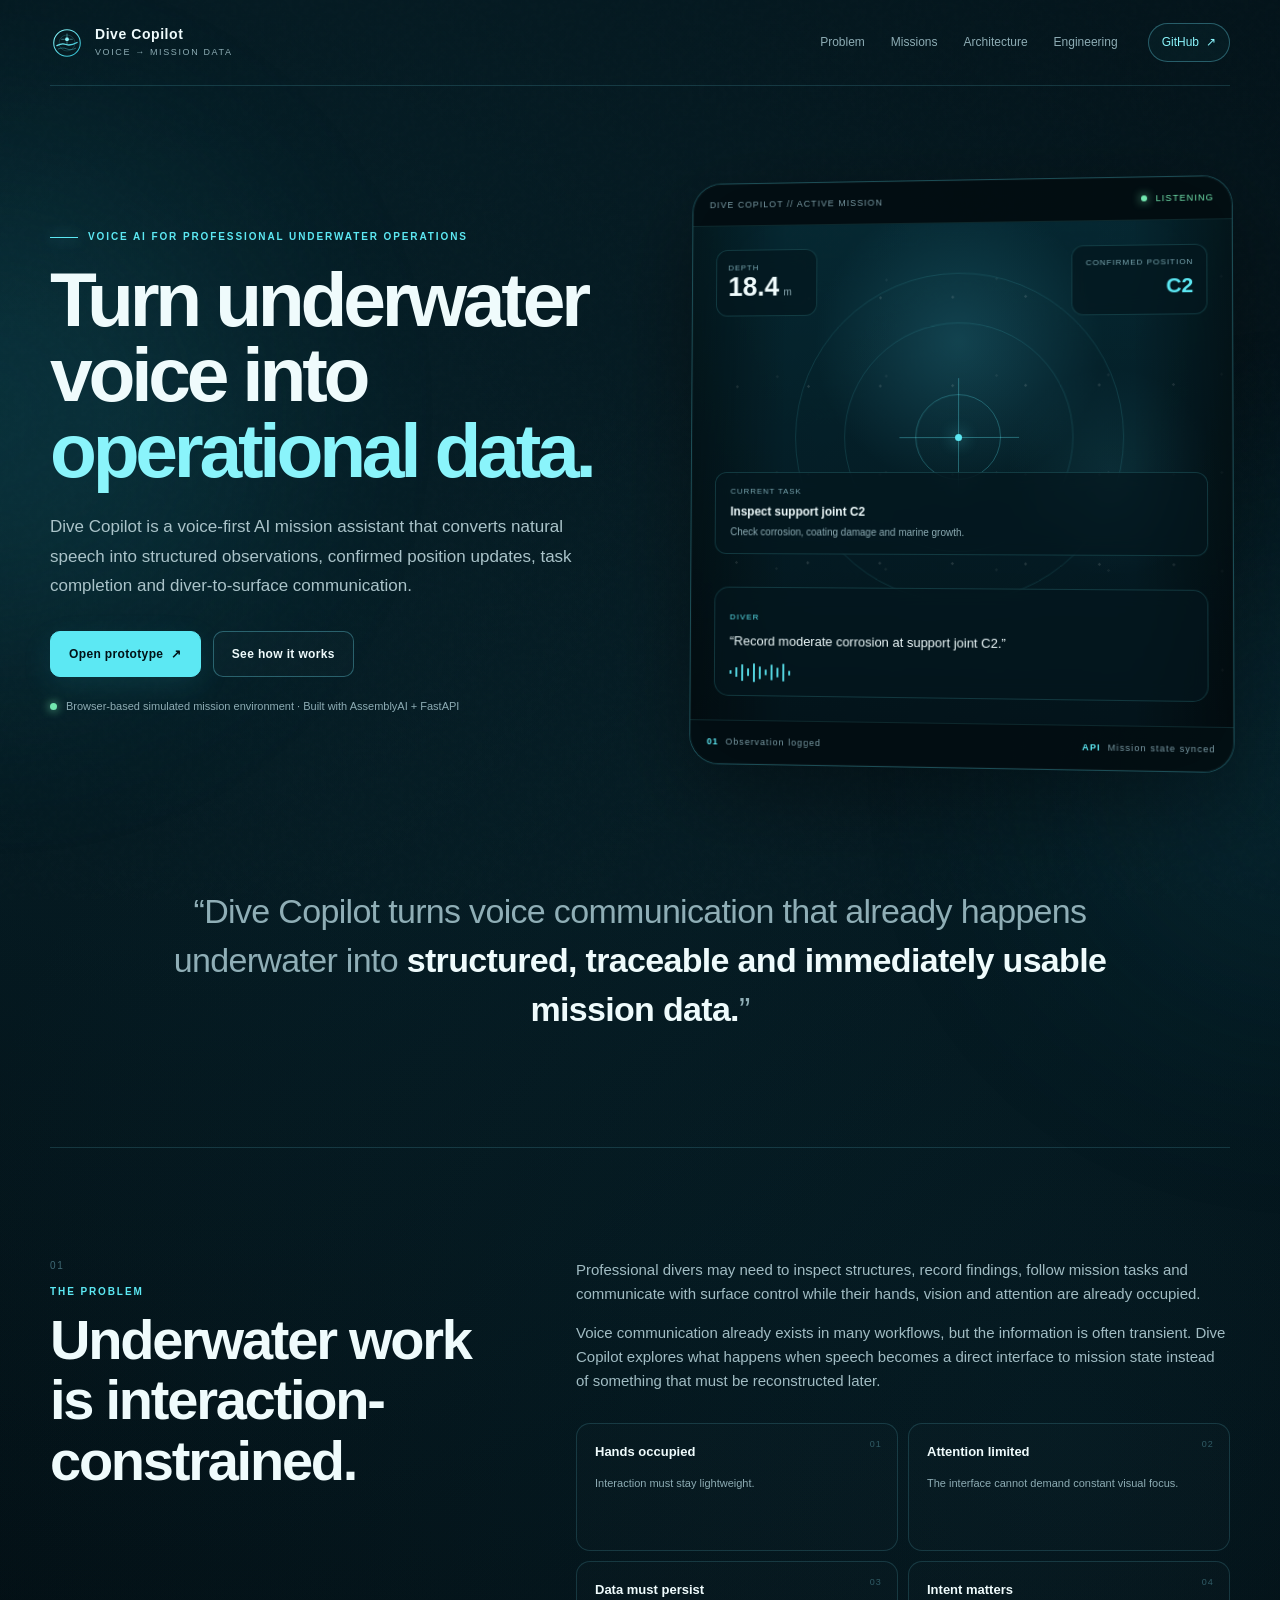
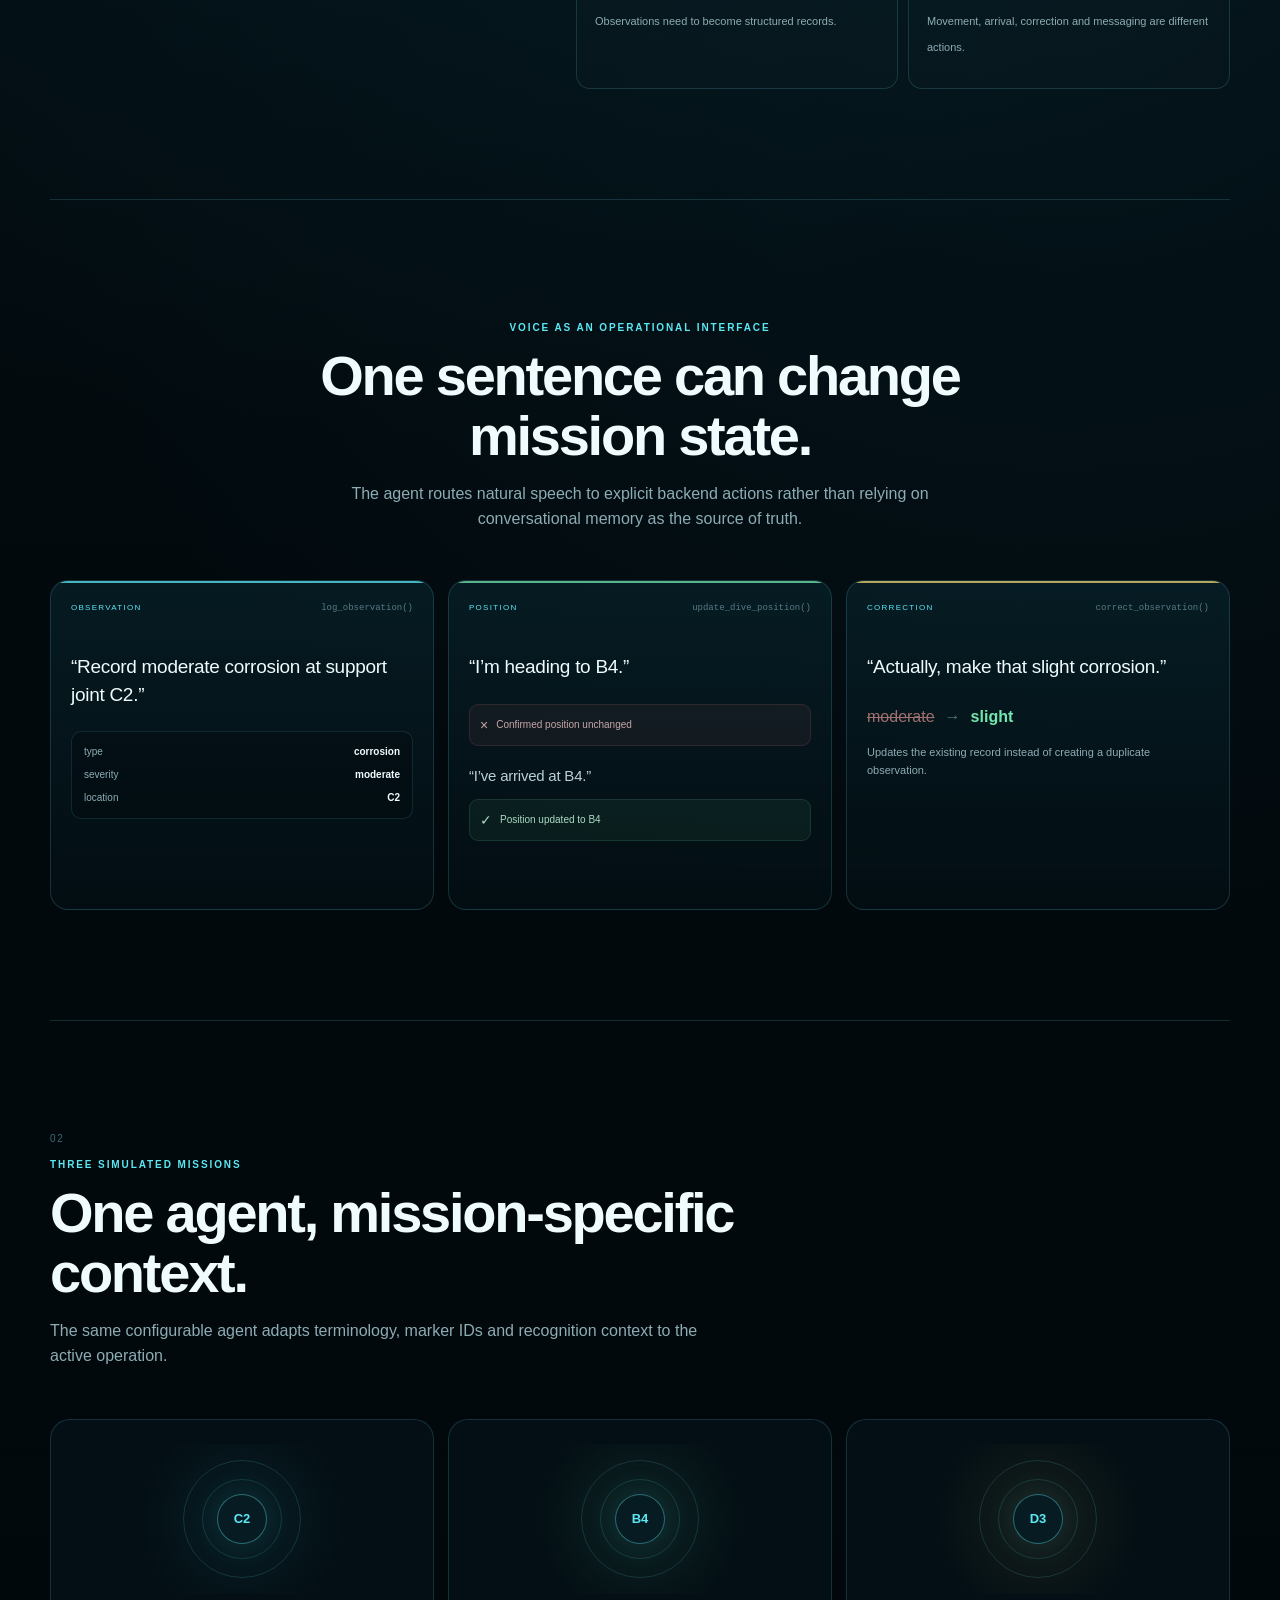
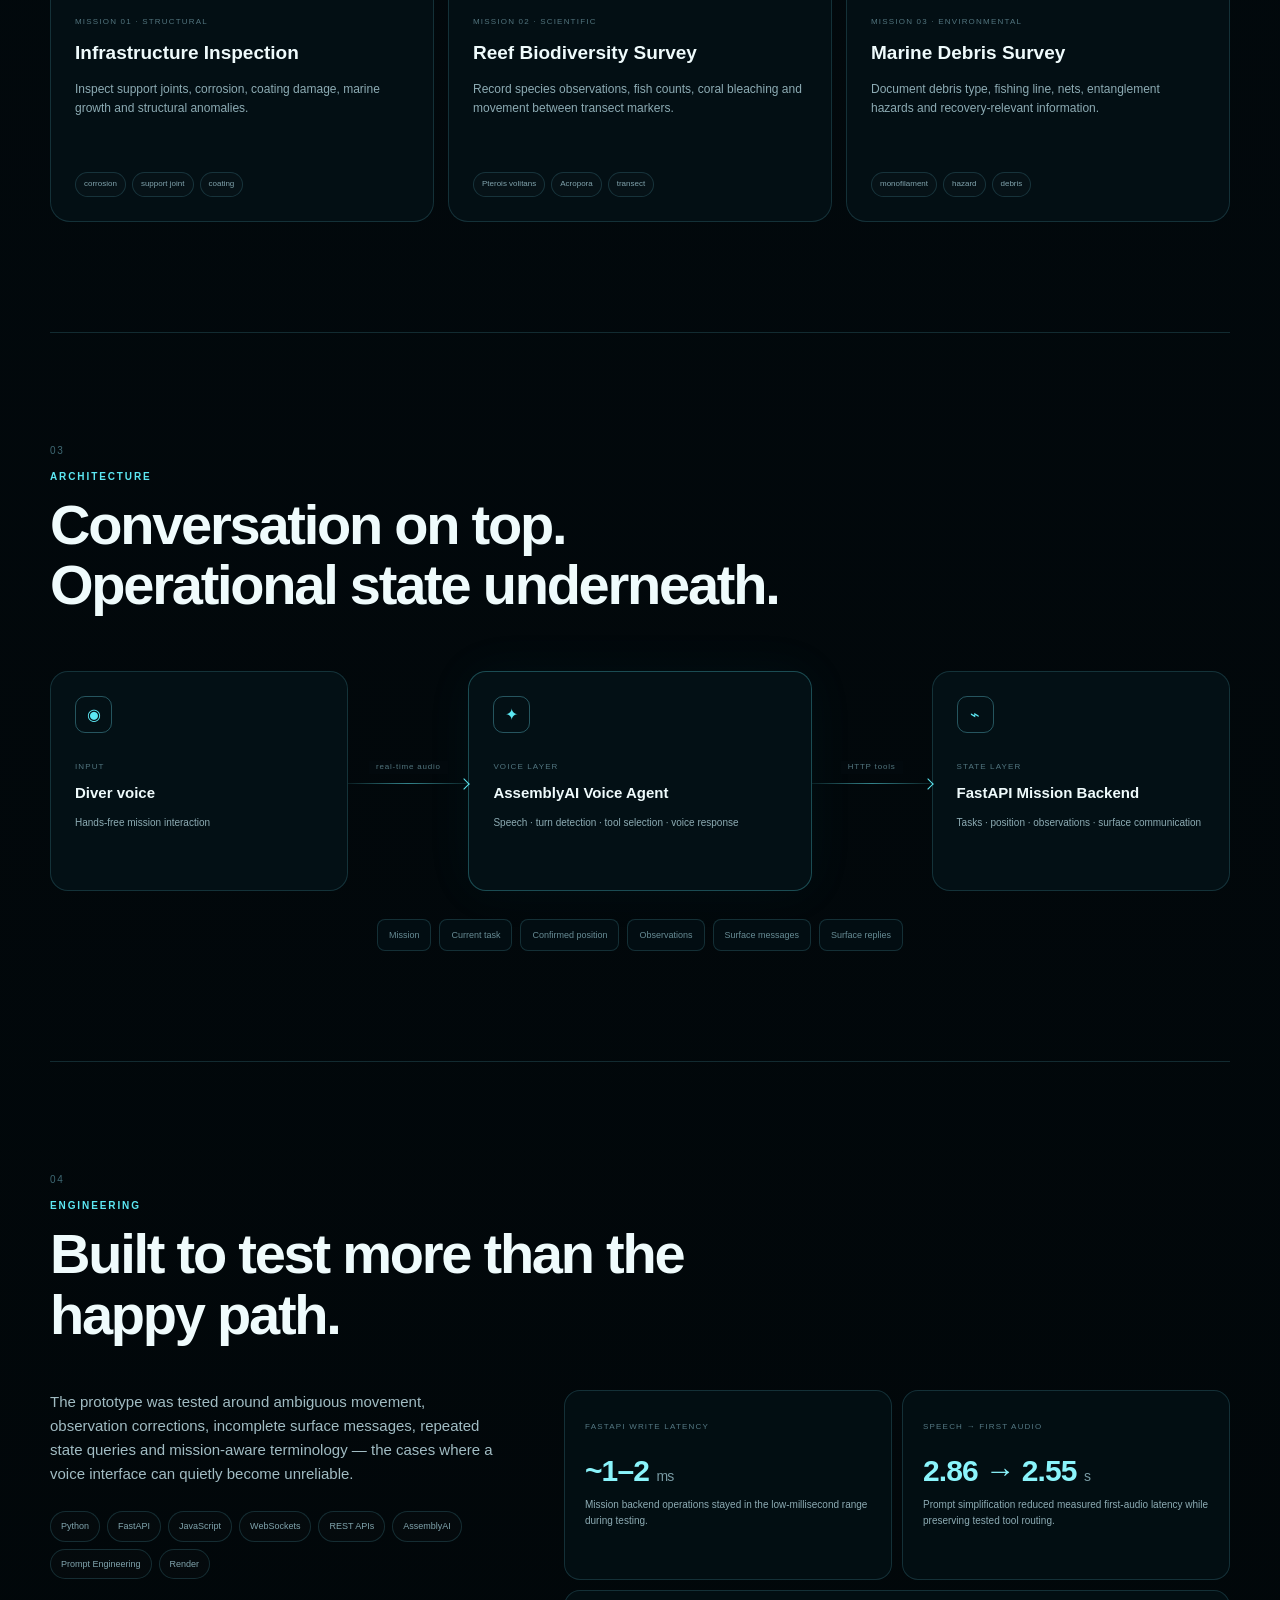
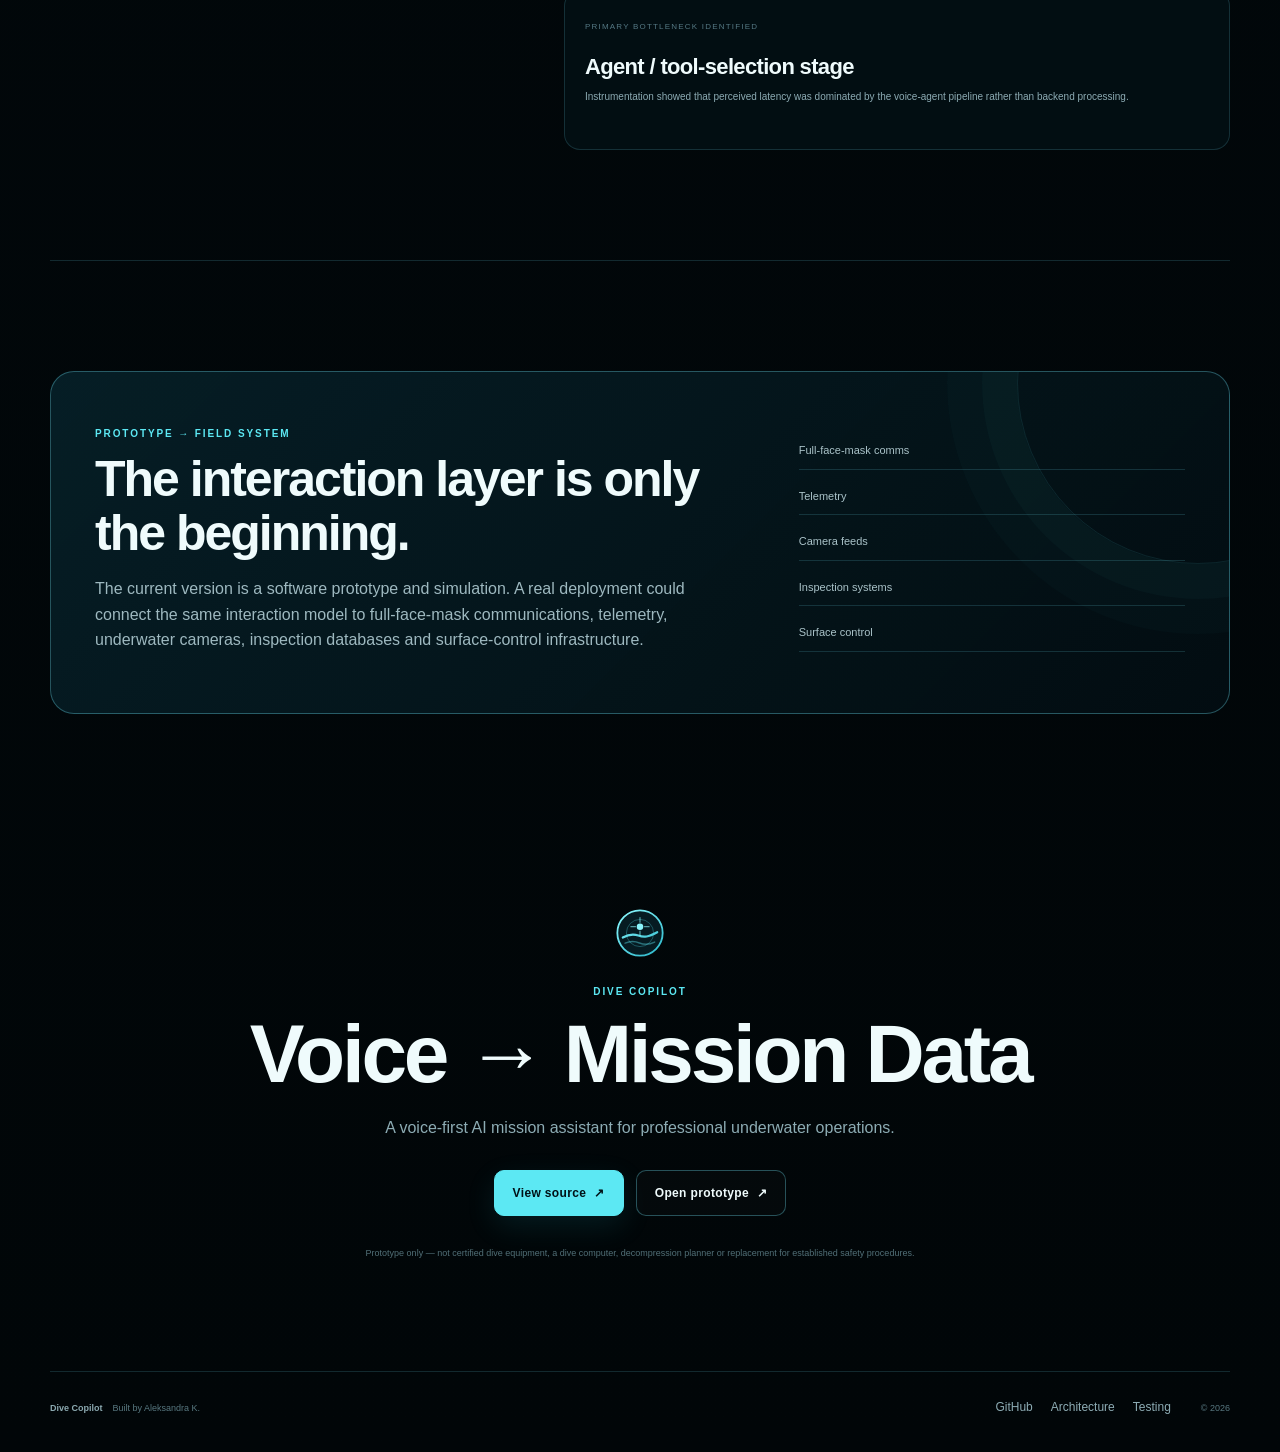
<file: index.html>
<!DOCTYPE html>
<html lang="en">
<head>
  <meta charset="UTF-8" />
  <meta name="viewport" content="width=device-width, initial-scale=1.0" />
  <meta name="theme-color" content="#031015" />
  <meta name="description" content="Dive Copilot is a voice-first AI mission assistant that turns underwater speech into structured, traceable mission data." />
  <meta property="og:title" content="Dive Copilot — Voice AI for underwater missions" />
  <meta property="og:description" content="A voice-first AI mission assistant for professional underwater operations." />
  <meta property="og:type" content="website" />
  <title>Dive Copilot — Voice AI for underwater missions</title>
  <link rel="icon" href="assets/site/dive-mark.svg" type="image/svg+xml" />
  <link rel="stylesheet" href="site.css" />
</head>
<body>
  <a class="skip-link" href="#main">Skip to content</a>

  <div class="ambient ambient-one"></div>
  <div class="ambient ambient-two"></div>
  <div class="grain" aria-hidden="true"></div>

  <header class="site-header">
    <a class="brand" href="#top" aria-label="Dive Copilot home">
      <img src="assets/site/dive-mark.svg" alt="" />
      <span>
        <strong>Dive Copilot</strong>
        <small>Voice → Mission Data</small>
      </span>
    </a>

    <nav class="desktop-nav" aria-label="Primary navigation">
      <a href="#problem">Problem</a>
      <a href="#missions">Missions</a>
      <a href="#architecture">Architecture</a>
      <a href="#engineering">Engineering</a>
    </nav>

    <a class="header-cta" href="https://github.com/alexaK88/dive_copilot" target="_blank" rel="noreferrer">
      GitHub
      <span aria-hidden="true">↗</span>
    </a>
  </header>

  <main id="main">
    <section class="hero" id="top">
      <div class="hero-copy reveal">
        <div class="eyebrow"><span></span> Voice AI for professional underwater operations</div>
        <h1>Turn underwater voice into <em>operational data.</em></h1>
        <p class="hero-lead">
          Dive Copilot is a voice-first AI mission assistant that converts natural speech into structured observations,
          confirmed position updates, task completion and diver-to-surface communication.
        </p>
        <div class="hero-actions">
          <a class="button button-primary" href="https://voice-agent-6vcw.onrender.com" target="_blank" rel="noreferrer">
            Open prototype <span aria-hidden="true">↗</span>
          </a>
          <a class="button button-secondary" href="#how-it-works">See how it works</a>
        </div>
        <div class="hero-note">
          <span class="pulse-dot"></span>
          Browser-based simulated mission environment · Built with AssemblyAI + FastAPI
        </div>
      </div>

      <div class="hero-visual reveal" aria-label="Conceptual diver heads-up display">
        <div class="hud-shell">
          <div class="hud-topline">
            <span class="hud-label">DIVE COPILOT // ACTIVE MISSION</span>
            <span class="hud-status"><i></i> LISTENING</span>
          </div>

          <div class="hud-water">
            <div class="sonar sonar-a"></div>
            <div class="sonar sonar-b"></div>
            <div class="crosshair"><span></span></div>

            <div class="hud-depth">
              <small>DEPTH</small>
              <strong>18.4</strong>
              <span>m</span>
            </div>

            <div class="hud-position">
              <small>CONFIRMED POSITION</small>
              <strong>C2</strong>
            </div>

            <div class="hud-task">
              <small>CURRENT TASK</small>
              <strong>Inspect support joint C2</strong>
              <span>Check corrosion, coating damage and marine growth.</span>
            </div>

            <div class="voice-card">
              <span class="voice-tag">DIVER</span>
              <p>“Record moderate corrosion at support joint C2.”</p>
              <div class="waveform" aria-hidden="true">
                <i></i><i></i><i></i><i></i><i></i><i></i><i></i><i></i><i></i><i></i><i></i>
              </div>
            </div>
          </div>

          <div class="hud-bottom">
            <span><b>01</b> Observation logged</span>
            <span><b>API</b> Mission state synced</span>
          </div>
        </div>
      </div>
    </section>

    <section class="statement reveal" aria-label="Project thesis">
      <p>
        “Dive Copilot turns voice communication that already happens underwater into
        <strong>structured, traceable and immediately usable mission data.</strong>”
      </p>
    </section>

    <section class="section two-column" id="problem">
      <div class="section-heading reveal">
        <div class="section-number">01</div>
        <p class="kicker">The problem</p>
        <h2>Underwater work is interaction-constrained.</h2>
      </div>
      <div class="section-copy reveal">
        <p>
          Professional divers may need to inspect structures, record findings, follow mission tasks and communicate with
          surface control while their hands, vision and attention are already occupied.
        </p>
        <p>
          Voice communication already exists in many workflows, but the information is often transient. Dive Copilot
          explores what happens when speech becomes a direct interface to mission state instead of something that must be
          reconstructed later.
        </p>
        <div class="constraint-grid">
          <div><span>01</span><b>Hands occupied</b><small>Interaction must stay lightweight.</small></div>
          <div><span>02</span><b>Attention limited</b><small>The interface cannot demand constant visual focus.</small></div>
          <div><span>03</span><b>Data must persist</b><small>Observations need to become structured records.</small></div>
          <div><span>04</span><b>Intent matters</b><small>Movement, arrival, correction and messaging are different actions.</small></div>
        </div>
      </div>
    </section>

    <section class="section" id="how-it-works">
      <div class="section-heading centered reveal">
        <p class="kicker">Voice as an operational interface</p>
        <h2>One sentence can change mission state.</h2>
        <p class="section-intro">The agent routes natural speech to explicit backend actions rather than relying on conversational memory as the source of truth.</p>
      </div>

      <div class="intent-grid reveal">
        <article class="intent-card accent-cyan">
          <div class="intent-top"><span>OBSERVATION</span><code>log_observation()</code></div>
          <blockquote>“Record moderate corrosion at support joint C2.”</blockquote>
          <div class="structured-output">
            <span>type <b>corrosion</b></span>
            <span>severity <b>moderate</b></span>
            <span>location <b>C2</b></span>
          </div>
        </article>

        <article class="intent-card accent-green">
          <div class="intent-top"><span>POSITION</span><code>update_dive_position()</code></div>
          <blockquote>“I’m heading to B4.”</blockquote>
          <div class="decision bad"><span>×</span> Confirmed position unchanged</div>
          <blockquote class="second">“I’ve arrived at B4.”</blockquote>
          <div class="decision good"><span>✓</span> Position updated to B4</div>
        </article>

        <article class="intent-card accent-yellow">
          <div class="intent-top"><span>CORRECTION</span><code>correct_observation()</code></div>
          <blockquote>“Actually, make that slight corrosion.”</blockquote>
          <div class="correction-row"><del>moderate</del><span>→</span><strong>slight</strong></div>
          <p>Updates the existing record instead of creating a duplicate observation.</p>
        </article>
      </div>
    </section>

    <section class="section" id="missions">
      <div class="section-heading reveal">
        <div class="section-number">02</div>
        <p class="kicker">Three simulated missions</p>
        <h2>One agent, mission-specific context.</h2>
        <p class="section-intro left">The same configurable agent adapts terminology, marker IDs and recognition context to the active operation.</p>
      </div>

      <div class="mission-grid">
        <article class="mission-card reveal">
          <div class="mission-orbit infrastructure"><span>C2</span></div>
          <div class="mission-meta">MISSION 01 · STRUCTURAL</div>
          <h3>Infrastructure Inspection</h3>
          <p>Inspect support joints, corrosion, coating damage, marine growth and structural anomalies.</p>
          <div class="tag-row"><span>corrosion</span><span>support joint</span><span>coating</span></div>
        </article>

        <article class="mission-card reveal">
          <div class="mission-orbit reef"><span>B4</span></div>
          <div class="mission-meta">MISSION 02 · SCIENTIFIC</div>
          <h3>Reef Biodiversity Survey</h3>
          <p>Record species observations, fish counts, coral bleaching and movement between transect markers.</p>
          <div class="tag-row"><span>Pterois volitans</span><span>Acropora</span><span>transect</span></div>
        </article>

        <article class="mission-card reveal">
          <div class="mission-orbit debris"><span>D3</span></div>
          <div class="mission-meta">MISSION 03 · ENVIRONMENTAL</div>
          <h3>Marine Debris Survey</h3>
          <p>Document debris type, fishing line, nets, entanglement hazards and recovery-relevant information.</p>
          <div class="tag-row"><span>monofilament</span><span>hazard</span><span>debris</span></div>
        </article>
      </div>
    </section>

    <section class="section architecture-section" id="architecture">
      <div class="section-heading reveal">
        <div class="section-number">03</div>
        <p class="kicker">Architecture</p>
        <h2>Conversation on top. Operational state underneath.</h2>
      </div>

      <div class="architecture reveal" aria-label="Dive Copilot system architecture">
        <div class="arch-node primary-node">
          <span class="node-icon">◉</span>
          <small>INPUT</small>
          <strong>Diver voice</strong>
          <p>Hands-free mission interaction</p>
        </div>
        <div class="arch-link"><span>real-time audio</span><i></i></div>
        <div class="arch-node agent-node">
          <span class="node-icon">✦</span>
          <small>VOICE LAYER</small>
          <strong>AssemblyAI Voice Agent</strong>
          <p>Speech · turn detection · tool selection · voice response</p>
        </div>
        <div class="arch-link"><span>HTTP tools</span><i></i></div>
        <div class="arch-node backend-node">
          <span class="node-icon">⌁</span>
          <small>STATE LAYER</small>
          <strong>FastAPI Mission Backend</strong>
          <p>Tasks · position · observations · surface communication</p>
        </div>
      </div>

      <div class="state-strip reveal">
        <span>Mission</span><span>Current task</span><span>Confirmed position</span><span>Observations</span><span>Surface messages</span><span>Surface replies</span>
      </div>
    </section>

    <section class="section engineering-section" id="engineering">
      <div class="section-heading reveal">
        <div class="section-number">04</div>
        <p class="kicker">Engineering</p>
        <h2>Built to test more than the happy path.</h2>
      </div>

      <div class="engineering-layout">
        <div class="engineering-copy reveal">
          <p>
            The prototype was tested around ambiguous movement, observation corrections, incomplete surface messages,
            repeated state queries and mission-aware terminology — the cases where a voice interface can quietly become unreliable.
          </p>
          <div class="tech-stack">
            <span>Python</span><span>FastAPI</span><span>JavaScript</span><span>WebSockets</span><span>REST APIs</span><span>AssemblyAI</span><span>Prompt Engineering</span><span>Render</span>
          </div>
        </div>

        <div class="metric-panel reveal">
          <div class="metric">
            <small>FASTAPI WRITE LATENCY</small>
            <strong>~1–2 <span>ms</span></strong>
            <p>Mission backend operations stayed in the low-millisecond range during testing.</p>
          </div>
          <div class="metric">
            <small>SPEECH → FIRST AUDIO</small>
            <strong>2.86 → 2.55 <span>s</span></strong>
            <p>Prompt simplification reduced measured first-audio latency while preserving tested tool routing.</p>
          </div>
          <div class="metric wide">
            <small>PRIMARY BOTTLENECK IDENTIFIED</small>
            <strong>Agent / tool-selection stage</strong>
            <p>Instrumentation showed that perceived latency was dominated by the voice-agent pipeline rather than backend processing.</p>
          </div>
        </div>
      </div>
    </section>

    <section class="section future-section">
      <div class="future-card reveal">
        <div>
          <p class="kicker">Prototype → field system</p>
          <h2>The interaction layer is only the beginning.</h2>
          <p>
            The current version is a software prototype and simulation. A real deployment could connect the same interaction model to
            full-face-mask communications, telemetry, underwater cameras, inspection databases and surface-control infrastructure.
          </p>
        </div>
        <div class="future-links">
          <span>Full-face-mask comms</span>
          <span>Telemetry</span>
          <span>Camera feeds</span>
          <span>Inspection systems</span>
          <span>Surface control</span>
        </div>
      </div>
    </section>

    <section class="closing reveal">
      <img src="assets/site/dive-mark.svg" alt="" />
      <p class="kicker">Dive Copilot</p>
      <h2>Voice → Mission Data</h2>
      <p>A voice-first AI mission assistant for professional underwater operations.</p>
      <div class="hero-actions centered-actions">
        <a class="button button-primary" href="https://github.com/alexaK88/dive_copilot" target="_blank" rel="noreferrer">View source <span aria-hidden="true">↗</span></a>
        <a class="button button-secondary" href="https://voice-agent-6vcw.onrender.com" target="_blank" rel="noreferrer">Open prototype <span aria-hidden="true">↗</span></a>
      </div>
      <small class="prototype-note">Prototype only — not certified dive equipment, a dive computer, decompression planner or replacement for established safety procedures.</small>
    </section>
  </main>

  <footer>
    <div>
      <strong>Dive Copilot</strong>
      <span>Built by Aleksandra K.</span>
    </div>
    <div class="footer-links">
      <a href="https://github.com/alexaK88/dive_copilot" target="_blank" rel="noreferrer">GitHub</a>
      <a href="https://github.com/alexaK88/dive_copilot/blob/main/docs/architecture.md" target="_blank" rel="noreferrer">Architecture</a>
      <a href="https://github.com/alexaK88/dive_copilot/blob/main/docs/testing.md" target="_blank" rel="noreferrer">Testing</a>
    </div>
    <span>© <span id="year"></span></span>
  </footer>

  <script src="site.js"></script>
</body>
</html>
</file>
<file: site.css>
:root {
  --bg: #02090d;
  --bg-soft: #04141a;
  --panel: rgba(7, 26, 33, 0.78);
  --panel-strong: #071c24;
  --line: rgba(105, 219, 236, 0.17);
  --line-strong: rgba(105, 219, 236, 0.34);
  --text: #effbfc;
  --muted: #8dacb4;
  --cyan: #5ce8f3;
  --cyan-strong: #8af4fb;
  --green: #72e7af;
  --yellow: #f0d56f;
  --red: #ff8585;
  --max: 1180px;
}

* { box-sizing: border-box; }
html { scroll-behavior: smooth; }
body {
  margin: 0;
  min-height: 100vh;
  color: var(--text);
  background:
    radial-gradient(circle at 18% 8%, rgba(18, 91, 109, 0.22), transparent 26%),
    radial-gradient(circle at 83% 23%, rgba(12, 63, 78, 0.22), transparent 23%),
    linear-gradient(180deg, #031016 0%, var(--bg) 38%, #010608 100%);
  font-family: Inter, ui-sans-serif, -apple-system, BlinkMacSystemFont, "Segoe UI", sans-serif;
  line-height: 1.6;
  overflow-x: hidden;
}

a { color: inherit; }
img { display: block; max-width: 100%; }
button, a { -webkit-tap-highlight-color: transparent; }

.skip-link {
  position: fixed;
  left: 16px;
  top: -100px;
  z-index: 100;
  padding: 10px 14px;
  color: #001015;
  background: var(--cyan);
  border-radius: 8px;
  text-decoration: none;
  font-weight: 700;
}
.skip-link:focus { top: 16px; }

.ambient {
  position: fixed;
  z-index: -3;
  width: 500px;
  height: 500px;
  border-radius: 50%;
  filter: blur(120px);
  opacity: 0.12;
  pointer-events: none;
}
.ambient-one { background: #2bcce0; left: -260px; top: 18vh; }
.ambient-two { background: #0f7891; right: -280px; top: 58vh; }
.grain {
  position: fixed;
  inset: 0;
  z-index: -2;
  pointer-events: none;
  opacity: 0.18;
  background-image: url("data:image/svg+xml,%3Csvg viewBox='0 0 180 180' xmlns='http://www.w3.org/2000/svg'%3E%3Cfilter id='n'%3E%3CfeTurbulence type='fractalNoise' baseFrequency='.9' numOctaves='3' stitchTiles='stitch'/%3E%3C/filter%3E%3Crect width='100%25' height='100%25' filter='url(%23n)' opacity='.08'/%3E%3C/svg%3E");
}

.site-header {
  width: min(var(--max), calc(100% - 40px));
  margin: 0 auto;
  min-height: 86px;
  display: flex;
  align-items: center;
  gap: 30px;
  border-bottom: 1px solid var(--line);
  position: relative;
  z-index: 20;
}
.brand {
  display: inline-flex;
  align-items: center;
  gap: 11px;
  text-decoration: none;
  margin-right: auto;
}
.brand img { width: 34px; height: 34px; }
.brand span { display: grid; line-height: 1.1; }
.brand strong { font-size: 14px; letter-spacing: .04em; }
.brand small { margin-top: 5px; color: var(--muted); font-size: 9px; letter-spacing: .18em; text-transform: uppercase; }
.desktop-nav { display: flex; gap: 26px; }
.desktop-nav a,
.footer-links a {
  color: var(--muted);
  text-decoration: none;
  font-size: 12px;
  transition: color .2s ease;
}
.desktop-nav a:hover,
.footer-links a:hover { color: var(--text); }
.header-cta {
  display: inline-flex;
  align-items: center;
  gap: 7px;
  padding: 9px 13px;
  border: 1px solid var(--line-strong);
  border-radius: 999px;
  text-decoration: none;
  color: var(--cyan-strong);
  font-size: 12px;
  background: rgba(32, 115, 132, .08);
}

main { width: min(var(--max), calc(100% - 40px)); margin: 0 auto; }
.hero {
  min-height: 760px;
  padding: 92px 0 86px;
  display: grid;
  grid-template-columns: minmax(0, 1fr) minmax(470px, .95fr);
  align-items: center;
  gap: 64px;
}
.eyebrow, .kicker {
  color: var(--cyan);
  text-transform: uppercase;
  letter-spacing: .19em;
  font-size: 10px;
  font-weight: 700;
}
.eyebrow { display: flex; align-items: center; gap: 10px; }
.eyebrow span { width: 28px; height: 1px; background: var(--cyan); box-shadow: 0 0 14px rgba(92, 232, 243, .7); }
.hero h1 {
  max-width: 720px;
  margin: 17px 0 24px;
  font-size: clamp(52px, 6vw, 78px);
  line-height: .98;
  letter-spacing: -.055em;
  font-weight: 670;
}
.hero h1 em { color: var(--cyan-strong); font-style: normal; font-weight: inherit; }
.hero-lead {
  max-width: 660px;
  color: #aac3c9;
  font-size: 17px;
  line-height: 1.75;
}
.hero-actions { display: flex; flex-wrap: wrap; gap: 12px; margin-top: 30px; }
.button {
  min-height: 46px;
  display: inline-flex;
  align-items: center;
  justify-content: center;
  gap: 8px;
  border-radius: 10px;
  padding: 0 18px;
  font-size: 12px;
  font-weight: 700;
  letter-spacing: .03em;
  text-decoration: none;
  transition: transform .2s ease, border-color .2s ease, background .2s ease;
}
.button:hover { transform: translateY(-2px); }
.button-primary { background: var(--cyan); color: #001116; border: 1px solid var(--cyan); box-shadow: 0 10px 30px rgba(41, 192, 208, .12); }
.button-secondary { color: var(--text); border: 1px solid var(--line-strong); background: rgba(255,255,255,.015); }
.button-secondary:hover { border-color: rgba(92,232,243,.6); }
.hero-note { margin-top: 21px; display: flex; gap: 9px; align-items: center; color: var(--muted); font-size: 11px; }
.pulse-dot { width: 7px; height: 7px; border-radius: 50%; background: var(--green); box-shadow: 0 0 10px var(--green); }

.hero-visual { position: relative; }
.hud-shell {
  position: relative;
  overflow: hidden;
  border: 1px solid rgba(93, 224, 239, .28);
  border-radius: 30px;
  background: rgba(3, 17, 23, .72);
  box-shadow: 0 28px 90px rgba(0, 0, 0, .35), inset 0 0 70px rgba(42, 194, 213, .04);
  transform: perspective(1200px) rotateY(-4deg) rotateX(1.2deg);
}
.hud-shell::after {
  content: "";
  position: absolute;
  inset: 0;
  pointer-events: none;
  border-radius: inherit;
  box-shadow: inset 0 0 0 1px rgba(255,255,255,.02);
}
.hud-topline, .hud-bottom {
  display: flex;
  justify-content: space-between;
  align-items: center;
  gap: 10px;
  padding: 14px 17px;
  font-size: 9px;
  letter-spacing: .12em;
  color: #7899a3;
  background: rgba(2, 11, 15, .76);
}
.hud-topline { border-bottom: 1px solid rgba(93, 224, 239, .12); }
.hud-bottom { border-top: 1px solid rgba(93, 224, 239, .12); }
.hud-bottom span { display: flex; gap: 7px; align-items: center; }
.hud-bottom b { color: var(--cyan); font-weight: 700; }
.hud-status { color: var(--green); display: inline-flex; align-items: center; gap: 8px; }
.hud-status i { width: 6px; height: 6px; border-radius: 50%; background: var(--green); box-shadow: 0 0 10px var(--green); }
.hud-water {
  height: 500px;
  position: relative;
  overflow: hidden;
  background:
    radial-gradient(circle at 50% 24%, rgba(47, 137, 157, .31), transparent 31%),
    radial-gradient(circle at 78% 50%, rgba(54, 152, 167, .12), transparent 21%),
    linear-gradient(180deg, rgba(8, 75, 92, .36), rgba(2, 19, 26, .96));
}
.hud-water::before {
  content: "";
  position: absolute;
  inset: 0;
  opacity: .16;
  background-image:
    radial-gradient(circle, rgba(255,255,255,.72) 0 1px, transparent 1.5px),
    radial-gradient(circle, rgba(255,255,255,.35) 0 1px, transparent 1.5px);
  background-size: 73px 89px, 111px 97px;
  background-position: 10px 30px, 32px 8px;
}
.hud-water::after {
  content: "";
  position: absolute;
  inset: 0;
  background: linear-gradient(90deg, rgba(0,0,0,.42), transparent 18%, transparent 82%, rgba(0,0,0,.48));
}
.sonar { position: absolute; border: 1px solid rgba(85, 227, 239, .13); border-radius: 50%; z-index: 1; }
.sonar-a { width: 330px; height: 330px; left: 50%; top: 43%; transform: translate(-50%,-50%); }
.sonar-b { width: 230px; height: 230px; left: 50%; top: 43%; transform: translate(-50%,-50%); }
.crosshair { position: absolute; z-index: 2; left: 50%; top: 43%; width: 86px; height: 86px; transform: translate(-50%,-50%); border: 1px solid rgba(92,232,243,.28); border-radius: 50%; }
.crosshair::before, .crosshair::after { content:""; position:absolute; background:rgba(92,232,243,.35); }
.crosshair::before { width: 120px; height: 1px; left: -17px; top: 42px; }
.crosshair::after { width: 1px; height: 120px; top: -17px; left: 42px; }
.crosshair span { position:absolute; width:7px; height:7px; border-radius:50%; background:var(--cyan); left:39px; top:39px; box-shadow:0 0 16px var(--cyan); }
.hud-depth, .hud-position, .hud-task, .voice-card { position: absolute; z-index: 4; border: 1px solid rgba(92,232,243,.16); background: rgba(4,22,29,.70); backdrop-filter: blur(10px); }
.hud-depth { top: 24px; left: 24px; width: 104px; padding: 12px; border-radius: 12px; }
.hud-depth small, .hud-position small, .hud-task small { display:block; color:#78a5af; font-size:8px; letter-spacing:.12em; }
.hud-depth strong { font-size: 27px; line-height:1; font-weight:600; }
.hud-depth span { color: var(--muted); font-size: 10px; }
.hud-position { top: 24px; right: 24px; padding: 11px 13px; min-width: 128px; border-radius: 12px; text-align:right; }
.hud-position strong { display:block; color:var(--cyan); font-size:21px; }
.hud-task { left: 24px; right: 24px; top: 250px; padding: 13px 15px; border-radius: 12px; }
.hud-task strong { display:block; font-size:12px; margin-top:4px; }
.hud-task span { display:block; color:var(--muted); font-size:10px; margin-top:3px; }
.voice-card { left: 24px; right: 24px; bottom: 24px; border-radius: 15px; padding: 14px 15px 13px; }
.voice-card p { margin: 5px 0 12px; font-size: 13px; line-height: 1.45; }
.voice-tag { color: var(--cyan); font-size: 8px; letter-spacing: .15em; }
.waveform { height: 20px; display:flex; gap:4px; align-items:center; }
.waveform i { display:block; width:2px; border-radius:3px; background:var(--cyan); opacity:.9; animation: wave 1.25s ease-in-out infinite; }
.waveform i:nth-child(1){height:4px}.waveform i:nth-child(2){height:10px}.waveform i:nth-child(3){height:17px}.waveform i:nth-child(4){height:8px}.waveform i:nth-child(5){height:19px}.waveform i:nth-child(6){height:13px}.waveform i:nth-child(7){height:6px}.waveform i:nth-child(8){height:16px}.waveform i:nth-child(9){height:10px}.waveform i:nth-child(10){height:18px}.waveform i:nth-child(11){height:5px}
.waveform i:nth-child(2n){ animation-delay: -.45s; }
.waveform i:nth-child(3n){ animation-delay: -.8s; }
@keyframes wave { 0%,100%{ transform:scaleY(.55); opacity:.5 } 50%{ transform:scaleY(1.12); opacity:1 } }

.statement {
  margin: 0 auto;
  max-width: 960px;
  padding: 34px 0 112px;
  text-align: center;
}
.statement p { margin: 0; color: #8faeb6; font-size: clamp(22px, 3vw, 34px); line-height: 1.45; letter-spacing: -.02em; }
.statement strong { color: var(--text); font-weight: 600; }

.section { padding: 110px 0; border-top: 1px solid var(--line); }
.two-column { display:grid; grid-template-columns: .8fr 1.2fr; gap: 90px; }
.section-heading { max-width: 760px; }
.section-heading.centered { margin: 0 auto 48px; text-align:center; }
.section-number { color: #3f6974; font-size: 10px; letter-spacing: .18em; margin-bottom: 9px; }
.section-heading h2, .closing h2, .future-card h2 {
  margin: 7px 0 14px;
  font-size: clamp(36px, 4.7vw, 56px);
  line-height: 1.08;
  letter-spacing: -.04em;
  font-weight: 620;
}
.section-intro { max-width: 660px; margin: 12px auto 0; color: var(--muted); }
.section-intro.left { margin-left:0; }
.section-copy > p, .engineering-copy > p { margin-top: 0; color: #a1bcc3; font-size: 15px; }
.constraint-grid { display:grid; grid-template-columns:1fr 1fr; gap: 10px; margin-top: 30px; }
.constraint-grid div { position:relative; min-height: 128px; padding: 18px; border:1px solid var(--line); border-radius:14px; background:rgba(255,255,255,.012); }
.constraint-grid span { position:absolute; right:15px; top:13px; color:#315c66; font-size:9px; letter-spacing:.13em; }
.constraint-grid b { display:block; font-size:13px; margin-bottom:7px; }
.constraint-grid small { color:var(--muted); font-size:11px; }

.intent-grid { display:grid; grid-template-columns: repeat(3, 1fr); gap:14px; }
.intent-card { min-height: 330px; padding:20px; border-radius:18px; border:1px solid var(--line); background:linear-gradient(180deg, rgba(9,35,44,.68), rgba(3,15,20,.82)); position:relative; overflow:hidden; }
.intent-card::after { content:""; position:absolute; left:0; right:0; top:0; height:2px; opacity:.75; }
.accent-cyan::after { background: var(--cyan); }
.accent-green::after { background: var(--green); }
.accent-yellow::after { background: var(--yellow); }
.intent-top { display:flex; justify-content:space-between; align-items:center; gap:10px; }
.intent-top span { font-size:8px; letter-spacing:.16em; color:var(--cyan); }
.intent-top code { color:#557b85; font-size:9px; }
.intent-card blockquote { margin:38px 0 23px; font-size:19px; line-height:1.45; letter-spacing:-.015em; }
.intent-card blockquote.second { margin-top:19px; margin-bottom:12px; font-size:15px; color:#bad0d5; }
.structured-output { display:grid; gap:7px; padding:12px; border:1px solid rgba(92,232,243,.13); border-radius:10px; background:rgba(0,0,0,.18); }
.structured-output span { display:flex; justify-content:space-between; font-size:10px; color:var(--muted); }
.structured-output b { color:var(--text); font-weight:600; }
.decision { display:flex; align-items:center; gap:8px; padding:9px 10px; border-radius:9px; font-size:10px; border:1px solid transparent; }
.decision.bad { color:#c6a7a7; background:rgba(255,133,133,.06); border-color:rgba(255,133,133,.12); }
.decision.good { color:#aadbc2; background:rgba(114,231,175,.06); border-color:rgba(114,231,175,.13); }
.decision span { font-size:14px; }
.correction-row { display:flex; align-items:center; gap:10px; margin-top:16px; font-size:16px; }
.correction-row del { color:#a06f6f; }
.correction-row span { color:#557982; }
.correction-row strong { color:var(--green); }
.intent-card > p { color:var(--muted); font-size:11px; margin-top:15px; }

.mission-grid { display:grid; grid-template-columns:repeat(3,1fr); gap:14px; margin-top: 50px; }
.mission-card { min-height: 400px; border:1px solid var(--line); border-radius:20px; padding:24px; background:rgba(5,20,26,.62); overflow:hidden; }
.mission-orbit { width:100%; height:150px; position:relative; margin-bottom:22px; display:grid; place-items:center; }
.mission-orbit::before, .mission-orbit::after { content:""; position:absolute; border-radius:50%; border:1px solid rgba(92,232,243,.15); }
.mission-orbit::before { width:116px; height:116px; }
.mission-orbit::after { width:78px; height:78px; }
.mission-orbit span { position:relative; z-index:2; width:50px; height:50px; display:grid; place-items:center; border-radius:50%; color:var(--cyan); border:1px solid rgba(92,232,243,.4); background:#071b22; box-shadow:0 0 35px rgba(58,205,220,.12); font-weight:700; font-size:13px; }
.mission-orbit.infrastructure { background:radial-gradient(circle, rgba(67,182,198,.10), transparent 55%); }
.mission-orbit.reef { background:radial-gradient(circle, rgba(114,231,175,.10), transparent 55%); }
.mission-orbit.debris { background:radial-gradient(circle, rgba(240,213,111,.09), transparent 55%); }
.mission-meta { color:#52757e; font-size:8px; letter-spacing:.15em; }
.mission-card h3 { margin:9px 0 9px; font-size:19px; }
.mission-card p { color:var(--muted); font-size:12px; min-height:76px; }
.tag-row { display:flex; flex-wrap:wrap; gap:6px; margin-top:16px; }
.tag-row span, .tech-stack span { border:1px solid var(--line); border-radius:999px; color:#80a4ad; background:rgba(255,255,255,.015); }
.tag-row span { padding:5px 8px; font-size:8px; }

.architecture-section { overflow:hidden; }
.architecture { margin-top:55px; display:grid; grid-template-columns:1fr 120px 1.15fr 120px 1fr; align-items:center; }
.arch-node { min-height:220px; padding:24px; border:1px solid var(--line); border-radius:18px; background:rgba(5,21,27,.68); }
.arch-node .node-icon { width:37px; height:37px; display:grid; place-items:center; border-radius:10px; border:1px solid var(--line-strong); color:var(--cyan); margin-bottom:28px; }
.arch-node small { display:block; font-size:8px; letter-spacing:.14em; color:#527680; }
.arch-node strong { display:block; margin-top:7px; font-size:15px; }
.arch-node p { color:var(--muted); font-size:10px; line-height:1.5; margin-bottom:0; }
.agent-node { border-color:rgba(92,232,243,.28); box-shadow:0 0 50px rgba(33,151,168,.06); }
.arch-link { position:relative; height:40px; display:flex; justify-content:center; align-items:flex-start; }
.arch-link i { position:absolute; left:0; right:0; top:22px; height:1px; background:linear-gradient(90deg, rgba(92,232,243,.1), rgba(92,232,243,.55), rgba(92,232,243,.1)); }
.arch-link i::after { content:""; position:absolute; right:0; top:-3px; width:7px; height:7px; border-top:1px solid var(--cyan); border-right:1px solid var(--cyan); transform:rotate(45deg); }
.arch-link span { position:relative; z-index:2; color:#52757e; font-size:8px; letter-spacing:.1em; background:var(--bg); padding:0 7px; }
.state-strip { display:flex; flex-wrap:wrap; gap:8px; justify-content:center; margin-top:28px; }
.state-strip span { padding:8px 11px; border:1px solid var(--line); border-radius:8px; color:#688d96; font-size:9px; background:rgba(4,17,22,.7); }

.engineering-layout { display:grid; grid-template-columns:.8fr 1.2fr; gap:70px; align-items:start; margin-top:45px; }
.tech-stack { display:flex; flex-wrap:wrap; gap:7px; margin-top:25px; }
.tech-stack span { padding:7px 10px; font-size:9px; }
.metric-panel { display:grid; grid-template-columns:1fr 1fr; gap:10px; }
.metric { min-height:190px; border:1px solid var(--line); border-radius:16px; padding:20px; background:rgba(5,21,27,.55); }
.metric.wide { grid-column:1 / -1; min-height:160px; }
.metric small { color:#557984; font-size:8px; letter-spacing:.15em; }
.metric strong { display:block; margin:18px 0 6px; font-size:30px; line-height:1.08; color:var(--cyan-strong); font-weight:600; letter-spacing:-.03em; }
.metric strong span { color:#799ba4; font-size:14px; font-weight:500; }
.metric p { color:var(--muted); font-size:10px; margin-bottom:0; }
.metric.wide strong { font-size:22px; color:var(--text); }

.future-section { padding-bottom:70px; }
.future-card { border:1px solid var(--line-strong); border-radius:24px; padding:44px; display:grid; grid-template-columns:1.25fr .75fr; gap:60px; background:linear-gradient(135deg, rgba(10,49,61,.55), rgba(3,15,20,.76)); position:relative; overflow:hidden; }
.future-card::after { content:""; position:absolute; width:360px; height:360px; border-radius:50%; border:1px solid rgba(92,232,243,.10); right:-150px; top:-170px; box-shadow:0 0 0 35px rgba(92,232,243,.025), 0 0 0 70px rgba(92,232,243,.016); }
.future-card h2 { font-size:clamp(34px,4vw,50px); }
.future-card p:not(.kicker) { color:#9eb9c0; max-width:650px; }
.future-links { display:flex; flex-direction:column; justify-content:center; gap:9px; position:relative; z-index:2; }
.future-links span { border-bottom:1px solid var(--line); padding:9px 0; color:#aac3c9; font-size:11px; }

.closing { padding:120px 0 110px; text-align:center; }
.closing img { width:58px; margin:0 auto 22px; }
.closing h2 { font-size:clamp(48px,7vw,82px); margin-top:8px; }
.closing > p:not(.kicker) { color:var(--muted); }
.centered-actions { justify-content:center; }
.prototype-note { display:block; max-width:760px; margin:30px auto 0; color:#516f77; font-size:9px; line-height:1.7; }

footer {
  width:min(var(--max), calc(100% - 40px));
  margin:0 auto;
  padding:26px 0 34px;
  border-top:1px solid var(--line);
  display:grid;
  grid-template-columns:1fr auto auto;
  gap:30px;
  align-items:center;
  color:#587880;
  font-size:9px;
}
footer > div:first-child { display:flex; gap:10px; align-items:center; }
footer strong { color:#8ba9b0; font-weight:600; }
.footer-links { display:flex; gap:18px; }

.reveal { opacity:0; transform:translateY(14px); transition:opacity .7s ease, transform .7s ease; }
.reveal.visible { opacity:1; transform:none; }

@media (prefers-reduced-motion: reduce) {
  html { scroll-behavior:auto; }
  .reveal { opacity:1; transform:none; transition:none; }
  .waveform i { animation:none; }
  .button { transition:none; }
}

@media (max-width: 980px) {
  .desktop-nav { display:none; }
  .hero { grid-template-columns:1fr; gap:52px; padding-top:70px; }
  .hero-copy { max-width:760px; }
  .hero-visual { max-width:650px; width:100%; }
  .two-column, .engineering-layout, .future-card { grid-template-columns:1fr; gap:38px; }
  .intent-grid, .mission-grid { grid-template-columns:1fr; }
  .intent-card { min-height:0; }
  .mission-card { min-height:0; }
  .architecture { grid-template-columns:1fr; gap:10px; }
  .arch-link { height:65px; transform:rotate(90deg); width:80px; justify-self:center; }
  .arch-link span { transform:rotate(-90deg); }
  .arch-node { min-height:0; }
  .metric-panel { max-width:720px; }
}

@media (max-width: 660px) {
  .site-header, main, footer { width:min(100% - 28px, var(--max)); }
  .site-header { min-height:72px; }
  .brand small { display:none; }
  .header-cta { padding:8px 11px; }
  .hero { min-height:0; padding:64px 0 76px; }
  .hero h1 { font-size:clamp(45px,14vw,64px); }
  .hero-lead { font-size:15px; }
  .hud-shell { transform:none; border-radius:20px; }
  .hud-water { height:450px; }
  .hud-task { top:225px; }
  .statement { padding-bottom:80px; }
  .section { padding:82px 0; }
  .constraint-grid, .metric-panel { grid-template-columns:1fr; }
  .metric.wide { grid-column:auto; }
  .future-card { padding:28px 22px; }
  .section-heading h2 { font-size:clamp(34px,10vw,48px); }
  footer { grid-template-columns:1fr; gap:13px; }
  .footer-links { flex-wrap:wrap; }
}
</file>
